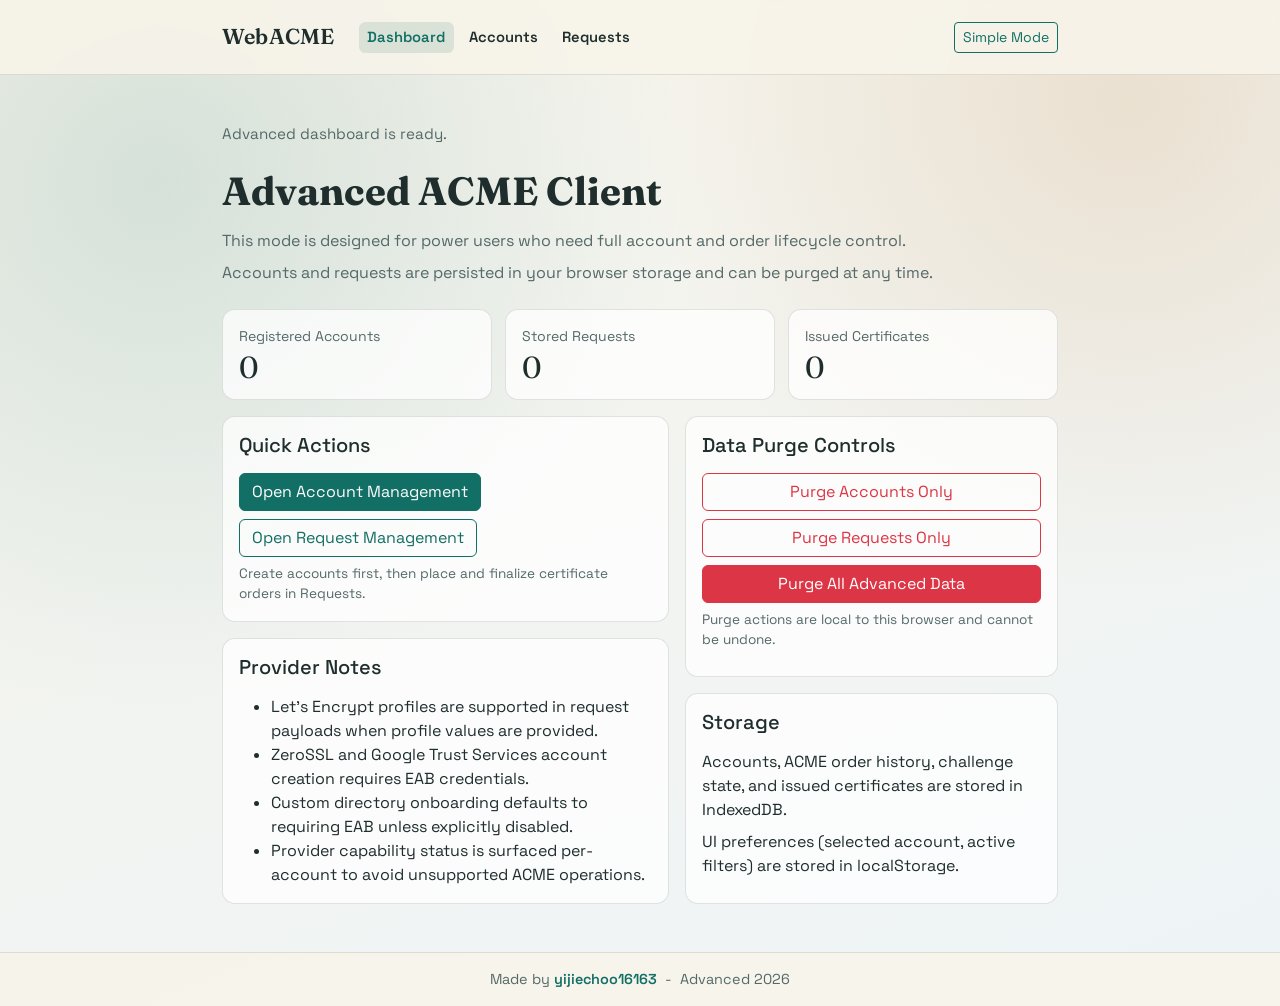
<file: advanced/index.html>
<!doctype html>
<html lang="en">
<head>
<meta charset="utf-8">
<meta name="viewport" content="width=device-width, initial-scale=1">
<title>WebACME Advanced Dashboard</title>
<link rel="preconnect" href="https://fonts.googleapis.com">
<link rel="preconnect" href="https://fonts.gstatic.com" crossorigin>
<link href="https://fonts.googleapis.com/css2?family=Fraunces:opsz,wght@9..144,500;9..144,700&family=Space+Grotesk:wght@400;500;600&display=swap" rel="stylesheet">
<link href="https://cdn.jsdelivr.net/npm/bootstrap@5.3.3/dist/css/bootstrap.min.css" rel="stylesheet">
<link href="https://cdn.jsdelivr.net/npm/bootstrap-icons@1.11.3/font/bootstrap-icons.min.css" rel="stylesheet">
<link href="../styles.css" rel="stylesheet">
<link href="./advanced.css" rel="stylesheet">
</head>
<body>
<nav class="navbar navbar-expand border-bottom border-black border-opacity-10 app-nav sticky-top">
<div class="container app-container py-2">
<a class="navbar-brand fw-semibold" href="../index.html">WebACME</a>
<div class="advanced-nav-links ms-2">
<a class="advanced-nav-link" href="./index.html" data-advanced-nav="dashboard">Dashboard</a>
<a class="advanced-nav-link" href="./accounts.html" data-advanced-nav="accounts">Accounts</a>
<a class="advanced-nav-link" href="./requests.html" data-advanced-nav="requests">Requests</a>
</div>
<a class="btn btn-sm btn-outline-primary ms-auto" href="../index.html">Simple Mode</a>
</div>
</nav>

<main class="container app-container app-main py-5">
<p id="statusMessage" class="status-message mb-4" aria-live="polite">Advanced mode loaded.</p>
<p id="errorMessage" class="error-message d-none mb-4" aria-live="assertive"></p>

<section class="mb-4">
<h1 class="h2 page-title mb-3">Advanced ACME Client</h1>
<p class="subtitle mb-2">This mode is designed for power users who need full account and order lifecycle control.</p>
<p class="subtitle mb-0">Accounts and requests are persisted in your browser storage and can be purged at any time.</p>
</section>

<section class="dashboard-grid">
<article class="surface-card">
<p class="metric-label">Registered Accounts</p>
<p id="accountsCount" class="metric-value">0</p>
</article>
<article class="surface-card">
<p class="metric-label">Stored Requests</p>
<p id="requestsCount" class="metric-value">0</p>
</article>
<article class="surface-card">
<p class="metric-label">Issued Certificates</p>
<p id="issuedCount" class="metric-value">0</p>
</article>
</section>

<section class="app-grid">
<div class="stack">
<article class="surface-card">
<h2 class="h5 mb-3">Quick Actions</h2>
<div class="d-flex flex-wrap gap-2">
<a class="btn btn-primary" href="./accounts.html">Open Account Management</a>
<a class="btn btn-outline-primary" href="./requests.html">Open Request Management</a>
</div>
<p class="inline-help">Create accounts first, then place and finalize certificate orders in Requests.</p>
</article>

<article class="surface-card">
<h2 class="h5 mb-3">Provider Notes</h2>
<ul class="mb-0">
<li>Let's Encrypt profiles are supported in request payloads when profile values are provided.</li>
<li>ZeroSSL and Google Trust Services account creation requires EAB credentials.</li>
<li>Custom directory onboarding defaults to requiring EAB unless explicitly disabled.</li>
<li>Provider capability status is surfaced per-account to avoid unsupported ACME operations.</li>
</ul>
</article>
</div>

<aside class="stack">
<article class="surface-card">
<h2 class="h5 mb-3">Data Purge Controls</h2>
<div class="d-grid gap-2">
<button id="purgeAccountsBtn" type="button" class="btn btn-outline-danger">Purge Accounts Only</button>
<button id="purgeRequestsBtn" type="button" class="btn btn-outline-danger">Purge Requests Only</button>
<button id="purgeAllBtn" type="button" class="btn btn-danger">Purge All Advanced Data</button>
</div>
<p class="inline-help">Purge actions are local to this browser and cannot be undone.</p>
</article>

<article class="surface-card">
<h2 class="h5 mb-3">Storage</h2>
<p class="mb-2">Accounts, ACME order history, challenge state, and issued certificates are stored in IndexedDB.</p>
<p class="mb-0">UI preferences (selected account, active filters) are stored in localStorage.</p>
</article>
</aside>
</section>
</main>

<footer class="app-footer border-top border-black border-opacity-10 py-3">
<div class="container app-container d-flex justify-content-center">
<p class="m-0 footer-text">
Made by
<a class="footer-link" href="https://github.com/yijiechoo16163" target="_blank" rel="noopener noreferrer">yijiechoo16163</a>
<span class="mx-1">-</span>
<span>Advanced <span id="footerYear"></span></span>
</p>
</div>
</footer>

<script type="module" src="./js/dashboard.js"></script>
</body>
</html>
</file>
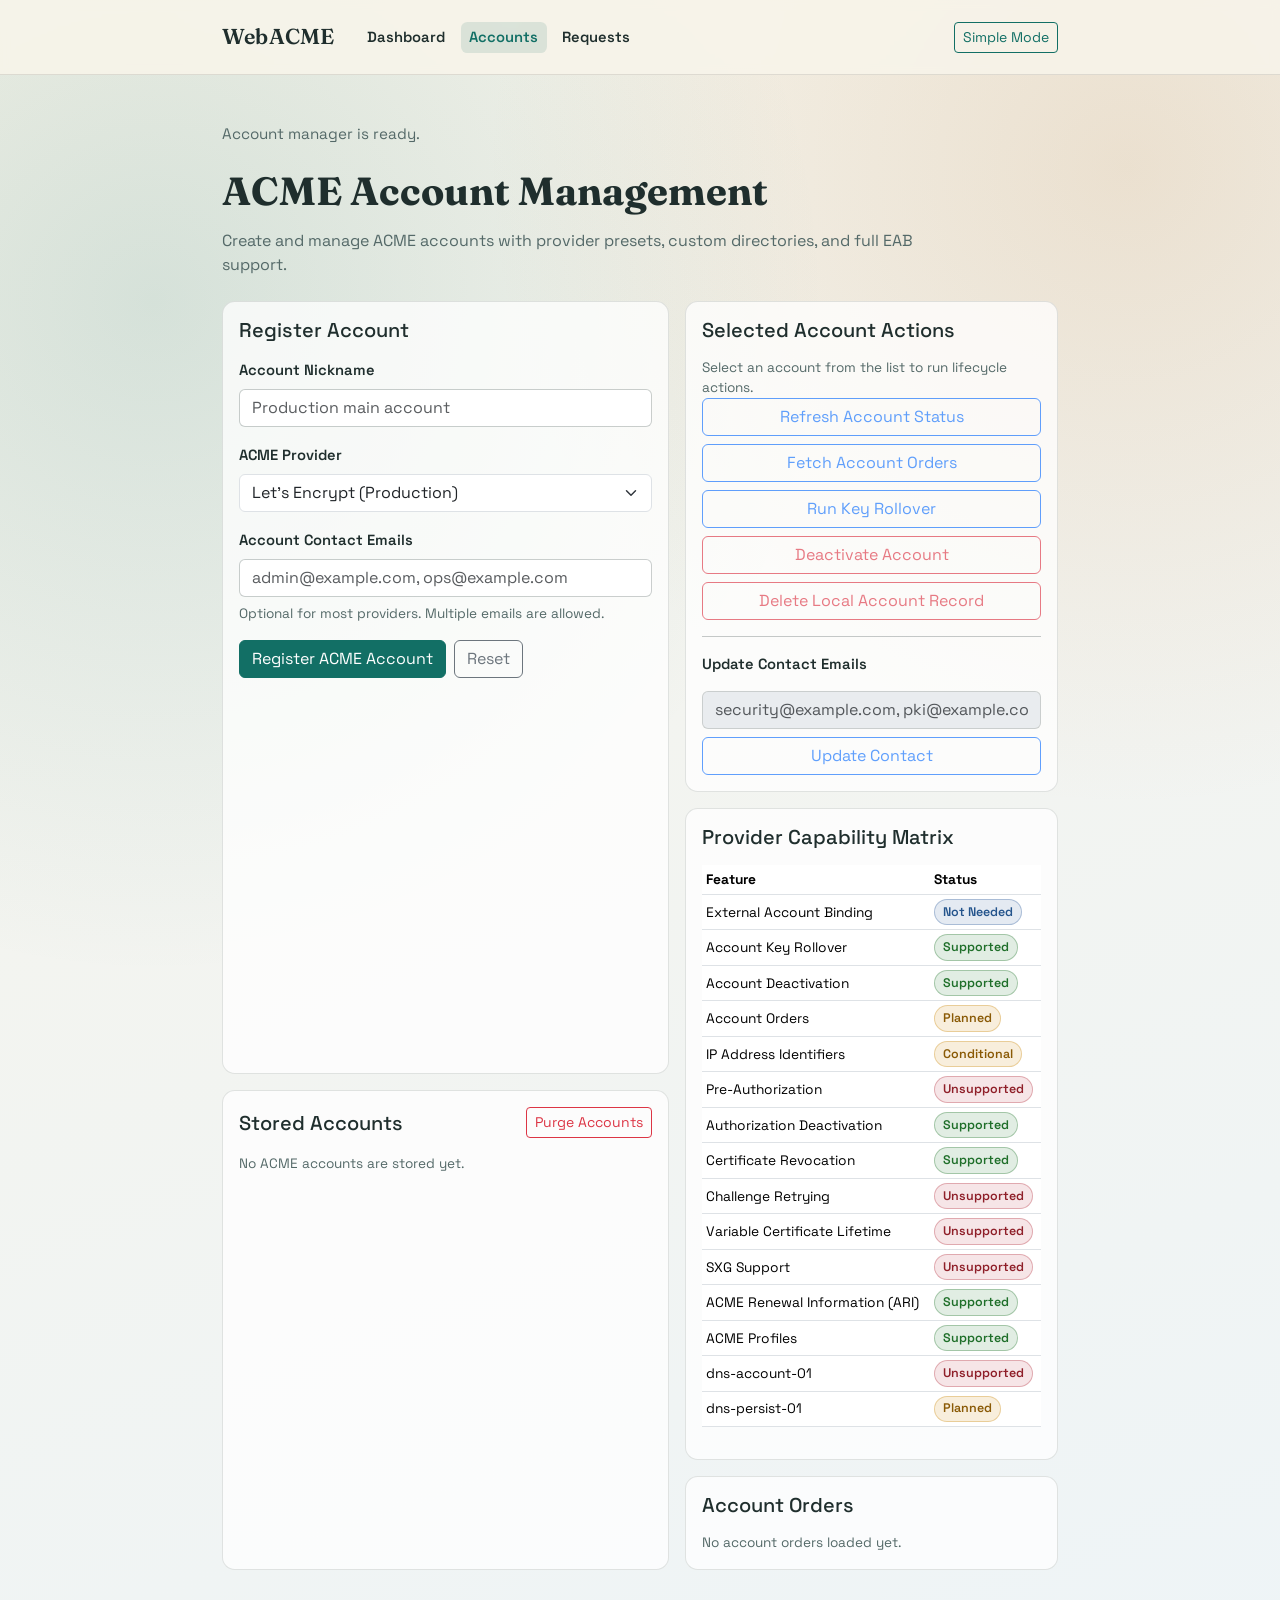
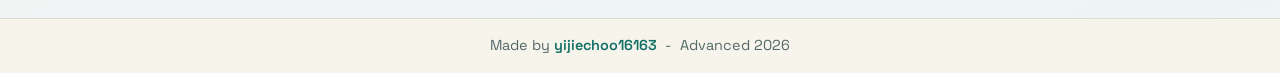
<file: advanced/accounts.html>
<!doctype html>
<html lang="en">
<head>
<meta charset="utf-8">
<meta name="viewport" content="width=device-width, initial-scale=1">
<title>WebACME Advanced Account Management</title>
<link rel="preconnect" href="https://fonts.googleapis.com">
<link rel="preconnect" href="https://fonts.gstatic.com" crossorigin>
<link href="https://fonts.googleapis.com/css2?family=Fraunces:opsz,wght@9..144,500;9..144,700&family=Space+Grotesk:wght@400;500;600&display=swap" rel="stylesheet">
<link href="https://cdn.jsdelivr.net/npm/bootstrap@5.3.3/dist/css/bootstrap.min.css" rel="stylesheet">
<link href="https://cdn.jsdelivr.net/npm/bootstrap-icons@1.11.3/font/bootstrap-icons.min.css" rel="stylesheet">
<link href="../styles.css" rel="stylesheet">
<link href="./advanced.css" rel="stylesheet">
</head>
<body>
<nav class="navbar navbar-expand border-bottom border-black border-opacity-10 app-nav sticky-top">
<div class="container app-container py-2">
<a class="navbar-brand fw-semibold" href="../index.html">WebACME</a>
<div class="advanced-nav-links ms-2">
<a class="advanced-nav-link" href="./index.html" data-advanced-nav="dashboard">Dashboard</a>
<a class="advanced-nav-link" href="./accounts.html" data-advanced-nav="accounts">Accounts</a>
<a class="advanced-nav-link" href="./requests.html" data-advanced-nav="requests">Requests</a>
</div>
<a class="btn btn-sm btn-outline-primary ms-auto" href="../index.html">Simple Mode</a>
</div>
</nav>

<main class="container app-container app-main py-5">
<p id="statusMessage" class="status-message mb-4" aria-live="polite">Ready to register ACME accounts.</p>
<p id="errorMessage" class="error-message d-none mb-4" aria-live="assertive"></p>

<section class="mb-4">
<h1 class="h2 page-title mb-3">ACME Account Management</h1>
<p class="subtitle mb-0">Create and manage ACME accounts with provider presets, custom directories, and full EAB support.</p>
</section>

<section class="app-grid">
<div class="stack">
<article class="surface-card">
<h2 class="h5 mb-3">Register Account</h2>
<form id="accountForm" class="d-grid gap-3" novalidate>
<div>
<label for="nicknameInput" class="form-label">Account Nickname</label>
<input id="nicknameInput" class="form-control" type="text" placeholder="Production main account" required>
</div>

<div>
<label for="providerSelect" class="form-label">ACME Provider</label>
<select id="providerSelect" class="form-select"></select>
</div>

<div id="customDirectoryWrap" class="d-none">
<label for="customDirectoryInput" class="form-label">Custom Directory URL</label>
<input id="customDirectoryInput" class="form-control" type="url" placeholder="https://acme.example.com/directory">
</div>

<div>
<label for="contactInput" class="form-label">Account Contact Emails</label>
<input id="contactInput" class="form-control" type="text" placeholder="admin@example.com, ops@example.com">
<p class="inline-help">Optional for most providers. Multiple emails are allowed.</p>
</div>

<div id="customEabToggleWrap" class="form-check d-none">
<input class="form-check-input" type="checkbox" id="customEabToggle" checked>
<label class="form-check-label" for="customEabToggle">Require EAB for custom provider</label>
</div>

<div id="eabFieldsWrap" class="d-none">
<div class="d-grid gap-3">
<div>
<label for="eabKeyIdInput" class="form-label">EAB Key ID</label>
<input id="eabKeyIdInput" class="form-control" type="text" autocomplete="off">
</div>
<div>
<label for="eabHmacInput" class="form-label">EAB HMAC Key</label>
<input id="eabHmacInput" class="form-control" type="text" autocomplete="off">
</div>
</div>
<p id="eabHelpText" class="inline-help mb-0"></p>
</div>

<div class="d-flex flex-wrap gap-2">
<button id="registerAccountBtn" type="submit" class="btn btn-primary">Register ACME Account</button>
<button id="resetAccountFormBtn" type="button" class="btn btn-outline-secondary">Reset</button>
</div>
</form>
</article>

<article class="surface-card">
<div class="d-flex align-items-center justify-content-between mb-3">
<h2 class="h5 m-0">Stored Accounts</h2>
<button id="purgeAccountsBtn" type="button" class="btn btn-sm btn-outline-danger">Purge Accounts</button>
</div>
<div id="accountList" class="account-list"></div>
</article>
</div>

<div class="stack">
<article class="surface-card">
<h2 class="h5 mb-3">Selected Account Actions</h2>
<p id="selectedAccountHint" class="inline-help mt-0">Select an account from the list to run lifecycle actions.</p>
<div class="d-grid gap-2">
<button id="refreshAccountBtn" type="button" class="btn btn-outline-primary" disabled>Refresh Account Status</button>
<button id="fetchOrdersBtn" type="button" class="btn btn-outline-primary" disabled>Fetch Account Orders</button>
<button id="keyRolloverBtn" type="button" class="btn btn-outline-primary" disabled>Run Key Rollover</button>
<button id="deactivateAccountBtn" type="button" class="btn btn-outline-danger" disabled>Deactivate Account</button>
<button id="deleteAccountBtn" type="button" class="btn btn-outline-danger" disabled>Delete Local Account Record</button>
</div>
<hr>
<div class="d-grid gap-2">
<label for="updateContactInput" class="form-label">Update Contact Emails</label>
<input id="updateContactInput" class="form-control" type="text" placeholder="security@example.com, pki@example.com" disabled>
<button id="updateContactBtn" type="button" class="btn btn-outline-primary" disabled>Update Contact</button>
</div>
</article>

<article class="surface-card">
<h2 class="h5 mb-3">Provider Capability Matrix</h2>
<div id="capabilityTableWrap"></div>
</article>

<article class="surface-card">
<h2 class="h5 mb-3">Account Orders</h2>
<div id="accountOrdersWrap" class="inline-help">No account orders loaded yet.</div>
</article>
</div>
</section>
</main>

<footer class="app-footer border-top border-black border-opacity-10 py-3">
<div class="container app-container d-flex justify-content-center">
<p class="m-0 footer-text">
Made by
<a class="footer-link" href="https://github.com/yijiechoo16163" target="_blank" rel="noopener noreferrer">yijiechoo16163</a>
<span class="mx-1">-</span>
<span>Advanced <span id="footerYear"></span></span>
</p>
</div>
</footer>

<script type="module" src="./js/accounts.js"></script>
</body>
</html>
</file>
<file: styles.css>
:root {
	--bg-top: #f7f4ea;
	--bg-bottom: #eef4f7;
	--text-main: #1f2e2d;
	--text-subtle: #546968;
	--accent: #126f65;
	--accent-soft: rgba(18, 111, 101, 0.12);
	--danger: #b02e3a;
}

* {
	box-sizing: border-box;
}

body {
	margin: 0;
	min-height: 100vh;
	display: flex;
	flex-direction: column;
	font-family: "Space Grotesk", "Segoe UI", sans-serif;
	color: var(--text-main);
	background:
		radial-gradient(circle at 12% 18%, rgba(18, 111, 101, 0.14), transparent 38%),
		radial-gradient(circle at 88% 10%, rgba(196, 145, 88, 0.2), transparent 34%),
		linear-gradient(160deg, var(--bg-top) 0%, var(--bg-bottom) 100%);
}

.app-main {
	flex: 1 0 auto;
}

.app-container {
	width: min(100%, 860px);
}

.app-nav {
	background-color: rgba(247, 244, 234, 0.88);
	backdrop-filter: blur(4px);
	z-index: 1030;
}

.app-footer {
	background-color: rgba(247, 244, 234, 0.88);
}

.footer-text {
	font-size: 0.9rem;
	color: var(--text-subtle);
}

.footer-link {
	color: var(--accent);
	text-decoration: none;
	font-weight: 600;
}

.footer-link:hover,
.footer-link:focus-visible {
	text-decoration: underline;
}

.navbar-brand {
	font-family: "Fraunces", Georgia, serif;
	font-size: 1.35rem;
	letter-spacing: 0.01em;
	color: var(--text-main);
}

.mode-label {
	color: var(--text-main);
	font-size: 0.92rem;
	font-weight: 600;
	min-width: 5.5rem;
}

.page-title {
	font-family: "Fraunces", Georgia, serif;
	font-weight: 700;
	font-size: clamp(1.9rem, 3.2vw, 2.45rem);
	line-height: 1.08;
	margin: 0;
}

.subtitle {
	color: var(--text-subtle);
	max-width: 72ch;
	margin: 0;
}

.status-message {
	color: var(--text-subtle);
	font-size: 0.95rem;
}

.error-message {
	color: var(--danger);
	font-size: 0.95rem;
}

.agreement-note {
	font-size: 0.88rem;
	color: var(--text-subtle);
}

.agreement-note a {
	color: var(--accent);
	text-decoration: none;
}

.agreement-note a:hover,
.agreement-note a:focus-visible {
	text-decoration: underline;
}

.form-label {
	font-size: 0.92rem;
	color: var(--text-main);
	font-weight: 600;
}

.form-control,
.form-control:focus {
	border-color: rgba(31, 46, 45, 0.22);
	box-shadow: none;
}

.form-control:focus {
	background-color: #ffffff;
	border-color: var(--accent);
}

.btn-primary {
	--bs-btn-bg: var(--accent);
	--bs-btn-border-color: var(--accent);
	--bs-btn-hover-bg: #0f5e56;
	--bs-btn-hover-border-color: #0f5e56;
	--bs-btn-active-bg: #0d544d;
	--bs-btn-active-border-color: #0d544d;
}

.btn-outline-primary {
	--bs-btn-color: var(--accent);
	--bs-btn-border-color: var(--accent);
	--bs-btn-hover-bg: var(--accent);
	--bs-btn-hover-border-color: var(--accent);
	--bs-btn-active-bg: #0f5e56;
	--bs-btn-active-border-color: #0f5e56;
}

.challenge-list {
	margin: 0;
}

.challenge-list li {
	margin-bottom: 1rem;
	color: var(--text-main);
}

.challenge-item-title {
	font-size: 0.94rem;
	font-weight: 600;
	margin-bottom: 0.75rem;
}

.challenge-grid {
	display: grid;
	grid-template-columns: 1fr;
	gap: 0.65rem;
	margin-bottom: 0.7rem;
}

.code-block-wrap {
	border: 1px solid rgba(31, 46, 45, 0.18);
	border-radius: 0.55rem;
	overflow: hidden;
	background: rgba(255, 255, 255, 0.74);
}

.code-block-header {
	display: flex;
	align-items: center;
	justify-content: space-between;
	gap: 0.5rem;
	padding: 0.38rem 0.62rem;
	border-bottom: 1px solid rgba(31, 46, 45, 0.14);
	font-size: 0.79rem;
	font-weight: 600;
	color: var(--text-subtle);
}

.challenge-code {
	margin: 0;
	padding: 0.72rem 0.75rem;
	font-size: 0.83rem;
	line-height: 1.4;
	font-family: "ui-monospace", "SFMono-Regular", "Menlo", monospace;
	white-space: pre-wrap;
	word-break: break-word;
}

.challenge-actions {
	display: flex;
	align-items: center;
	gap: 0.75rem;
	flex-wrap: wrap;
}

.challenge-check-link {
	font-size: 0.88rem;
	text-decoration: none;
}

.dns-check-result {
	font-size: 0.88rem;
	color: var(--text-subtle);
}

.dns-check-result.success {
	color: #2f7d38;
}

.dns-check-result.error {
	color: var(--danger);
}

.output-area {
	font-family: "ui-monospace", "SFMono-Regular", "Menlo", monospace;
	font-size: 0.84rem;
	line-height: 1.45;
	background-color: rgba(255, 255, 255, 0.78);
}

.copy-btn {
	color: var(--accent);
	font-size: 1.15rem;
	text-decoration: none;
}

.code-copy-btn {
	font-size: 1rem;
	padding: 0;
	line-height: 1;
}

.copy-btn:hover,
.copy-btn:focus-visible {
	color: #0f5e56;
}

.copy-btn.copied {
	color: #2f7d38;
}

@media (max-width: 575px) {
	.app-container {
		width: min(100%, 100%);
	}

	.page-title {
		font-size: 1.85rem;
	}
}
</file>
<file: advanced/advanced.css>
.advanced-nav-links {
display: flex;
align-items: center;
gap: 0.4rem;
}

.advanced-nav-link {
color: var(--text-main);
text-decoration: none;
font-weight: 600;
font-size: 0.92rem;
padding: 0.28rem 0.55rem;
border-radius: 0.4rem;
}

.advanced-nav-link:hover,
.advanced-nav-link:focus-visible,
.advanced-nav-link.active {
background: var(--accent-soft);
color: var(--accent);
}

.surface-card {
background: rgba(255, 255, 255, 0.74);
border: 1px solid rgba(31, 46, 45, 0.13);
border-radius: 0.8rem;
padding: 1rem;
}

.surface-card h2,
.surface-card h3 {
margin-top: 0;
}

.dashboard-grid {
display: grid;
grid-template-columns: repeat(3, minmax(0, 1fr));
gap: 0.85rem;
margin-bottom: 1rem;
}

.metric-label {
color: var(--text-subtle);
font-size: 0.88rem;
margin: 0;
}

.metric-value {
font-family: "Fraunces", Georgia, serif;
font-size: 1.9rem;
line-height: 1;
margin: 0.35rem 0 0;
}

.app-grid {
display: grid;
grid-template-columns: 1.2fr 1fr;
gap: 1rem;
}

.stack {
display: grid;
gap: 1rem;
}

.inline-help {
font-size: 0.85rem;
color: var(--text-subtle);
margin: 0.45rem 0 0;
}

.capability-table td,
.capability-table th {
font-size: 0.86rem;
vertical-align: middle;
}

.capability-pill {
display: inline-block;
padding: 0.18rem 0.5rem;
border-radius: 999px;
font-size: 0.78rem;
font-weight: 600;
border: 1px solid transparent;
}

.capability-supported {
background: rgba(47, 125, 56, 0.14);
color: #1f6f2a;
border-color: rgba(47, 125, 56, 0.35);
}

.capability-required {
background: rgba(18, 111, 101, 0.12);
color: #0f5e56;
border-color: rgba(18, 111, 101, 0.33);
}

.capability-not-needed {
background: rgba(65, 106, 163, 0.14);
color: #24548c;
border-color: rgba(65, 106, 163, 0.36);
}

.capability-conditional,
.capability-planned,
.capability-partial {
background: rgba(206, 143, 26, 0.15);
color: #8a5a06;
border-color: rgba(206, 143, 26, 0.35);
}

.capability-unsupported,
.capability-unknown {
background: rgba(176, 46, 58, 0.12);
color: #8f1f29;
border-color: rgba(176, 46, 58, 0.32);
}

.account-list,
.request-list {
display: grid;
gap: 0.7rem;
}

.account-item,
.request-item {
border: 1px solid rgba(31, 46, 45, 0.14);
border-radius: 0.65rem;
padding: 0.72rem;
background: rgba(255, 255, 255, 0.74);
}

.account-item.active,
.request-item.active {
border-color: var(--accent);
box-shadow: 0 0 0 1px rgba(18, 111, 101, 0.2) inset;
}

.item-title {
margin: 0;
font-size: 1rem;
font-weight: 600;
}

.item-subtitle {
margin: 0.2rem 0 0;
font-size: 0.85rem;
color: var(--text-subtle);
}

.item-actions {
display: flex;
align-items: center;
flex-wrap: wrap;
gap: 0.5rem;
margin-top: 0.7rem;
}

.status-pill {
display: inline-block;
padding: 0.14rem 0.48rem;
border-radius: 999px;
font-size: 0.76rem;
font-weight: 600;
border: 1px solid transparent;
}

.status-valid,
.status-ready {
background: rgba(47, 125, 56, 0.14);
color: #1f6f2a;
border-color: rgba(47, 125, 56, 0.35);
}

.status-pending,
.status-submitted {
background: rgba(206, 143, 26, 0.15);
color: #8a5a06;
border-color: rgba(206, 143, 26, 0.35);
}

.status-error {
background: rgba(176, 46, 58, 0.12);
color: #8f1f29;
border-color: rgba(176, 46, 58, 0.32);
}

.status-neutral {
background: rgba(84, 105, 104, 0.13);
color: #324746;
border-color: rgba(84, 105, 104, 0.26);
}

.challenge-list {
display: grid;
gap: 0.75rem;
margin: 0;
padding: 0;
list-style: none;
}

.challenge-entry {
border: 1px solid rgba(31, 46, 45, 0.16);
border-radius: 0.6rem;
padding: 0.7rem;
background: rgba(255, 255, 255, 0.72);
}

.challenge-entry pre {
margin: 0;
padding: 0.55rem;
border-radius: 0.45rem;
background: rgba(31, 46, 45, 0.05);
font-size: 0.81rem;
font-family: "ui-monospace", "SFMono-Regular", "Menlo", monospace;
white-space: pre-wrap;
word-break: break-word;
}

.code-row {
display: grid;
gap: 0.45rem;
margin-top: 0.5rem;
}

.copy-btn {
color: var(--accent);
font-size: 1rem;
text-decoration: none;
padding: 0;
}

.copy-btn:hover,
.copy-btn:focus-visible,
.copy-btn.copied {
color: #0f5e56;
}

.output-area {
font-family: "ui-monospace", "SFMono-Regular", "Menlo", monospace;
font-size: 0.82rem;
line-height: 1.45;
background-color: rgba(255, 255, 255, 0.78);
}

.timeline {
margin: 0;
padding-left: 1rem;
font-size: 0.85rem;
color: var(--text-subtle);
}

.timeline li + li {
margin-top: 0.3rem;
}

@media (max-width: 900px) {
.dashboard-grid {
grid-template-columns: 1fr 1fr;
}

.app-grid {
grid-template-columns: 1fr;
}
}

@media (max-width: 575px) {
.dashboard-grid {
grid-template-columns: 1fr;
}

.advanced-nav-links {
gap: 0.2rem;
}

.advanced-nav-link {
padding: 0.25rem 0.45rem;
font-size: 0.87rem;
}
}
</file>
